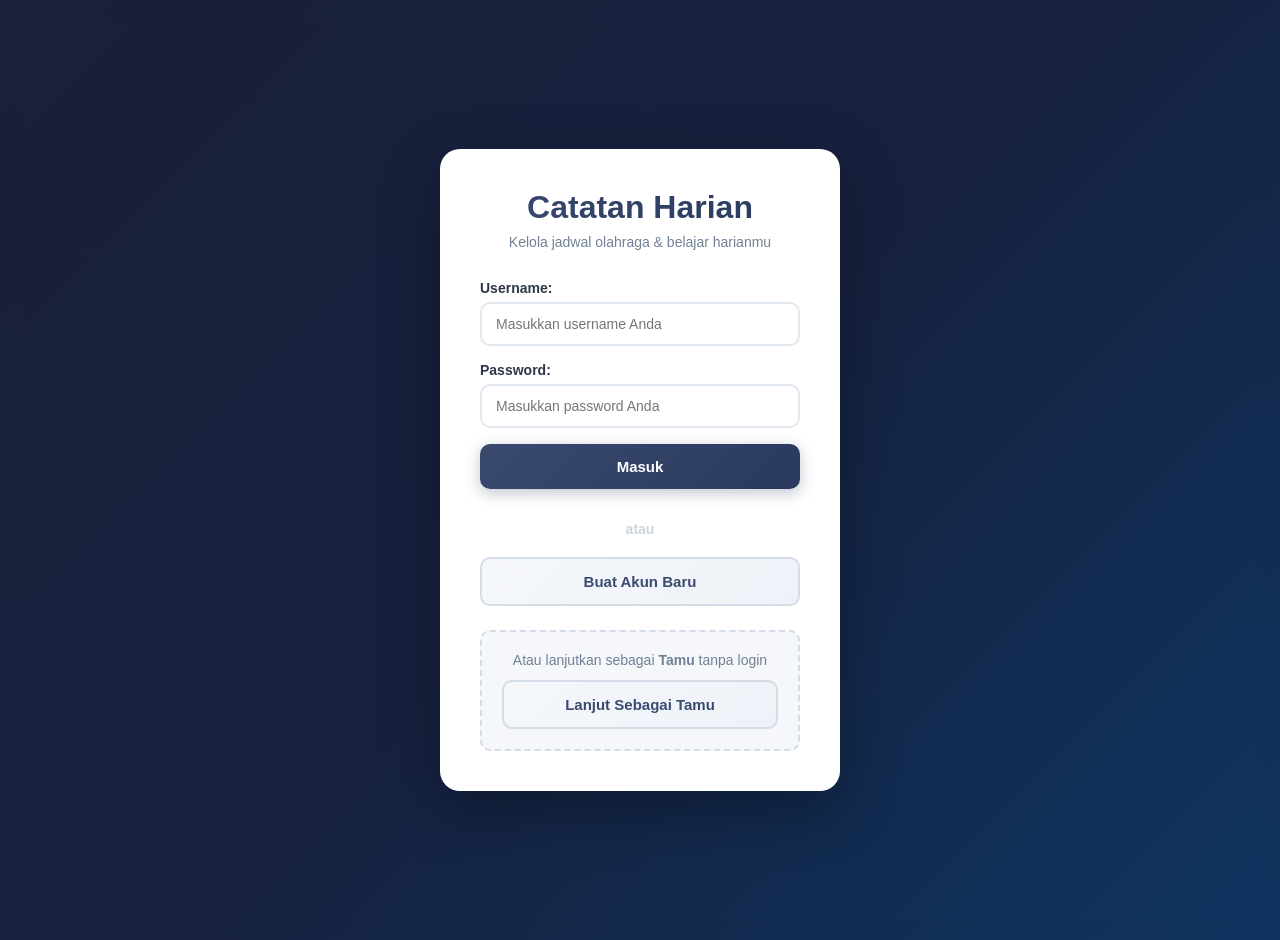
<file: index.html>
<!DOCTYPE html>
<html lang="id">

<head>
    <meta charset="UTF-8">
    <meta name="viewport" content="width=device-width, initial-scale=1.0">
    <title>Daily study and exercise schedule</title>
    <link rel="stylesheet" href="style.css">
    <script src="https://code.jquery.com/jquery-3.7.1.min.js"></script>
    <script>
  const appUsername = localStorage.getItem('appUsername');
  if (!appUsername) {
    window.location.href = 'login.html';
  }
</script>
    <link rel="manifest" href="manifest.json">
</head>

<body>

    <div class="container">
        <div class="user-header">
            <span id="userStatusInfo"> Status: Tamu (Lokal)</span>
            <div class="header-actions">
                <button id="btnAktifkanNotif" class="btn-subtle">🔔 Aktifkan Pengingat</button>
                <button id="btnLogout" class="btn-subtle" style="display: none;"> Logout</button>
            </div>
        </div>

        <h1>✨ Catatan Belajar dan Olahraga Harian ✨</h1>
        <p class="tagline">Catat dan pantau progres olahraga & belajar harianmu dengan mudah</p>

        <div class="stats-dashboard">
            <div class="stat-card">
                <div class="stat-icon"></div>
                <div class="stat-info">
                    <div class="stat-label">Total Bulan</div>
                    <div class="stat-value" id="totalBulan">0</div>
                </div>
            </div>
            <div class="stat-card">
                <div class="stat-icon"></div>
                <div class="stat-info">
                    <div class="stat-label">Hari Tercatat</div>
                    <div class="stat-value" id="totalHari">0</div>
                </div>
            </div>
        </div>

        <div class="action-bar">
            <button id="btnBukaModalBulan" class="btn-tambah"> Tambah Tabel Bulan Baru</button>
        </div>

        <div id="emptyState" class="empty-state">
            <div class="empty-icon">📊</div>
            <h2>Belum ada data tracker</h2>
            <p>Mulai dengan membuat tabel bulan pertamamu dan catat aktivitas harianmu</p>
            <button class="btn-empty-action" id="btnEmptyCreate">Buat Tabel Bulan Sekarang</button>
        </div>

        <div id="daftarTabelBulan"></div>
    </div>

    <div id="modalTambahBulan" class="modal">
        <div class="modal-content">
            <span class="close-btn-bulan close-btn">&times;</span>
            <h3 id="modalBulanTitle">Tambah Tabel Bulan</h3>
            <input type="hidden" id="editBulanId" value="">
            <div class="form-group">
                <label for="inputNamaBulan">Nama Bulan atau Periode:</label>
                <input type="text" id="inputNamaBulan" placeholder="Contoh: September / Bulan 1" />
            </div>
            <button id="btnSubmitBulan" class="btn-success"> Simpan Tabel</button>
        </div>
    </div>

    <div id="modalContainer" class="modal">
        <div class="modal-content">
            <span class="close-btn-jadwal close-btn">&times;</span>
            <h3 id="modalHeader">Detail Aktivitas</h3>

            <div id="viewSection">
                <div class="info-box">
                    <p><strong>Tanggal:</strong> <span id="viewTanggalText" class="tanggal-badge-inline"></span></p>
                    <p><strong>Status:</strong> <span id="viewStatus" class="status-badge-inline"></span></p>
                    <p><strong>Aktivitas Hari Ini:</strong></p>
                    <p id="viewDetailText" class="detail-box"></p>
                </div>
                <div class="button-group">
                    <button id="btnKeEdit" class="btn-primary"> Edit Data</button>
                    <button id="btnHapusData" class="btn-delete"> Hapus Data</button>
                </div>
            </div>

            <div id="editSection" style="display: none;">
                <div class="form-group">
                    <label for="inputTanggal">Pilih Tanggal:</label>
                    <input type="date" id="inputTanggal">
                </div>

                <div class="form-group">
                    <label for="inputStatus"> Status / Progress:</label>
                    <select id="inputStatus">
                        <option value="">-- Pilih Status --</option>
                        <option value="✔ Selesai">✔ Selesai</option>
                        <option value="50%">50% Sebagian</option>
                        <option value="Rest"> Rest/Istirahat</option>
                    </select>
                </div>

                <div class="form-group">
                    <label for="inputDetail"> Deskripsi Kegiatan:</label>
                    <textarea id="inputDetail" rows="4"
                        placeholder="Contoh: Belajar JavaScript DOM / Jogging 5km di taman"></textarea>
                </div>

                <button id="btnSimpan" class="btn-success">Simpan Data</button>
            </div>
        </div>
    </div>

    <footer class="app-footer">
        <p> Keep tracking, keep improving! | Jadwal Tracker v1.0</p>
    </footer>

    <div id="toastNotification" class="toast-notification"></div>

    <div id="modalKonfirmasiHapus" class="modal">
        <div class="modal-content modal-confirm">
            <span class="close-btn-confirm close-btn">&times;</span>
            <h3>⚠️ Konfirmasi Penghapusan</h3>

            <div class="confirm-message">
                <p>Yakin ingin menghapus <strong id="confirmBulanName">Bulan</strong>?</p>
            </div>

            <div class="confirm-buttons">
                <button id="btnBatalHapus" class="btn-cancel">Cancel</button>
                <button id="btnKonfirmasiHapus" class="btn-danger">OK</button>
            </div>
        </div>
    </div>

    <script src="script.js"></script>
</body>

</html>
</file>
<file: style.css>
* {
    margin: 0;
    padding: 0;
    box-sizing: border-box;
}

body {
    font-family: -apple-system, BlinkMacSystemFont, 'Segoe UI', 'Roboto', 'Oxygen', 'Ubuntu', 'Cantarell', sans-serif;
    background: linear-gradient(135deg, #1a1f3a 0%, #16213e 50%, #0f3460 100%);
    color: #2d3748;
    min-height: 100vh;
    padding: 20px;
}

.container {
    width: 100%;
    max-width: 1200px;
    margin: 0 auto;
    background: white;
    border-radius: 20px;
    padding: 40px;
    box-shadow: 0 20px 60px rgba(0, 0, 0, 0.3);
    min-height: 100vh;
}

.user-header {
    display: flex;
    justify-content: space-between;
    align-items: center;
    font-size: 14px;
    margin-bottom: 30px;
    padding-bottom: 15px;
    border-bottom: 2px solid #e2e8f0;
    gap: 20px;
    flex-wrap: wrap;
}

.header-actions {
    display: flex;
    gap: 10px;
}

h1 {
    margin-bottom: 5px;
    text-align: center;
    font-size: 38px;
    font-weight: 700;
    background: linear-gradient(135deg, #3a4a6f 0%, #2a3a5f 100%);
    -webkit-background-clip: text;
    -webkit-text-fill-color: transparent;
    background-clip: text;
}

.tagline {
    text-align: center;
    color: #718096;
    font-size: 15px;
    margin-bottom: 30px;
    font-weight: 500;
}

.action-bar {
    display: flex;
    justify-content: center;
    margin-bottom: 40px;
    gap: 10px;
}

.stats-dashboard {
    display: grid;
    grid-template-columns: repeat(auto-fit, minmax(150px, 1fr));
    gap: 16px;
    margin-bottom: 30px;
}

.stat-card {
    background: linear-gradient(135deg, #f5f7fb 0%, #eef2f8 100%);
    border: 2px solid #d4dce8;
    border-radius: 12px;
    padding: 20px;
    display: flex;
    align-items: center;
    gap: 15px;
    transition: all 0.3s ease;
}

.stat-card:hover {
    border-color: #3a4a6f;
    box-shadow: 0 8px 20px rgba(42, 58, 95, 0.15);
    transform: translateY(-4px);
}

.stat-icon {
    font-size: 32px;
    line-height: 1;
}

.stat-info {
    flex: 1;
}

.stat-label {
    font-size: 12px;
    color: #718096;
    font-weight: 600;
    text-transform: uppercase;
    letter-spacing: 0.5px;
}

.stat-value {
    font-size: 24px;
    font-weight: 700;
    color: #3a4a6f;
    margin-top: 4px;
}

.empty-state {
    text-align: center;
    padding: 60px 20px;
    background: linear-gradient(135deg, #f5f7fb 0%, #eef2f8 100%);
    border-radius: 16px;
    border: 2px dashed #d4dce8;
    margin-bottom: 30px;
}

.empty-state.hidden {
    display: none;
}

.empty-icon {
    font-size: 64px;
    margin-bottom: 16px;
    opacity: 0.8;
}

.empty-state h2 {
    font-size: 24px;
    color: #2d3748;
    margin-bottom: 10px;
    font-weight: 700;
}

.empty-state p {
    font-size: 15px;
    color: #718096;
    margin-bottom: 24px;
    line-height: 1.6;
}

.btn-empty-action {
    background: linear-gradient(135deg, #3a4a6f 0%, #2a3a5f 100%);
    color: white;
    border: none;
    padding: 12px 28px;
    border-radius: 10px;
    font-weight: 600;
    cursor: pointer;
    font-size: 14px;
    transition: all 0.3s ease;
    box-shadow: 0 4px 15px rgba(42, 58, 95, 0.3);
}

.btn-empty-action:hover {
    transform: translateY(-2px);
    box-shadow: 0 6px 20px rgba(42, 58, 95, 0.4);
}

.btn-tambah {
    background: linear-gradient(135deg, #2a3a5f 0%, #1f2d47 100%);
    color: white;
    border: none;
    padding: 14px 32px;
    border-radius: 12px;
    cursor: pointer;
    font-weight: 600;
    font-size: 15px;
    transition: all 0.3s ease;
    box-shadow: 0 8px 25px rgba(42, 58, 95, 0.4);
}

.btn-tambah:hover {
    transform: translateY(-3px);
    box-shadow: 0 12px 35px rgba(42, 58, 95, 0.6);
}

.btn-tambah:active {
    transform: translateY(0);
}

.btn-subtle {
    background: white;
    border: 2px solid #e2e8f0;
    border-radius: 8px;
    padding: 8px 16px;
    cursor: pointer;
    font-size: 13px;
    font-weight: 500;
    transition: all 0.3s ease;
    color: #4a5568;
}

.btn-subtle:hover {
    background: #f7fafc;
    border-color: #cbd5e1;
    color: #2d3748;
}

.table-bulan-wrapper {
    margin-bottom: 35px;
    background: linear-gradient(135deg, #ffffff 0%, #f8fafb 100%);
    border-radius: 16px;
    overflow: hidden;
    box-shadow: 0 8px 32px rgba(0, 0, 0, 0.08);
    transition: all 0.3s ease;
    border: 2px solid rgba(42, 58, 95, 0.1);
}

.table-bulan-wrapper:hover {
    box-shadow: 0 16px 48px rgba(42, 58, 95, 0.15);
    transform: translateY(-4px);
    border: 2px solid rgba(42, 58, 95, 0.2);
}

.table-header-bar {
    display: flex;
    justify-content: space-between;
    align-items: center;
    background: linear-gradient(135deg, #2a3a5f 0%, #1f2d47 100%);
    padding: 18px 24px;
    font-weight: 600;
    border: none;
    color: white;
    font-size: 16px;
}

.table-actions {
    display: flex;
    gap: 8px;
}

.table-actions button {
    margin-left: 0;
    padding: 6px 12px;
    font-size: 12px;
    cursor: pointer;
    background: rgba(255, 255, 255, 0.25);
    border: 1px solid rgba(255, 255, 255, 0.5);
    border-radius: 6px;
    color: white;
    transition: all 0.2s ease;
}

.table-actions button:hover {
    background: rgba(255, 255, 255, 0.4);
    border-color: rgba(255, 255, 255, 0.8);
    box-shadow: 0 4px 12px rgba(255, 255, 255, 0.2);
}

.table-responsive {
    overflow-x: auto;
    padding: 0;
}

table {
    width: 100%;
    border-collapse: collapse;
    background: white;
    font-size: 14px;
}

th {
    background: linear-gradient(135deg, #f5f7fb 0%, #eef2f8 100%);
    color: #2d3748;
    padding: 14px 10px;
    border: 1px solid #d4dce8;
    font-weight: 600;
    text-align: center;
}

td {
    border: 1px solid #e2e8f0;
    padding: 12px 8px;
    text-align: center;
    vertical-align: middle;
}

.bulan-col {
    width: 80px;
}

.bulan-title {
    font-weight: 700;
    background: linear-gradient(135deg, #2a3a5f 0%, #1f2d47 100%);
    color: white;
    font-size: 14px;
    vertical-align: middle;
}

.minggu-col {
    width: 90px;
}

.minggu-title {
    font-weight: 600;
    background: linear-gradient(135deg, #3a4a6f 0%, #2d3d58 100%);
    color: white;
    font-size: 13px;
    vertical-align: middle;
}

tr.border-top-group td {
    border-top: 2px solid #cbd5e1;
}

.kategori-col {
    width: 130px;
}

.kategori-title {
    text-align: left;
    font-weight: 600;
    background: linear-gradient(135deg, #3a4a6f 0%, #2d3d58 100%);
    font-size: 13px;
    padding-left: 12px;
    color: white;
}

.cell-jadwal {
    cursor: pointer;
    transition: all 0.2s ease;
    height: 50px;
    position: relative;
}

.cell-jadwal:hover {
    background: #f5f7fb;
    box-shadow: inset 0 0 8px rgba(42, 58, 95, 0.15);
}

.status-badge {
    font-size: 16px;
    font-weight: 700;
    color: #3a4a6f;
    display: block;
    line-height: 1.2;
}

.tanggal-badge {
    font-size: 11px;
    color: #718096;
    display: block;
    margin-top: 3px;
    font-weight: 500;
}

.detail-text {
    display: none;
}

.modal {
    display: none;
    position: fixed;
    top: 0;
    left: 0;
    width: 100%;
    height: 100%;
    background: rgba(0, 0, 0, 0.6);
    z-index: 100;
    backdrop-filter: blur(4px);
    animation: fadeIn 0.3s ease;
}

@keyframes fadeIn {
    from {
        opacity: 0;
    }

    to {
        opacity: 1;
    }
}

.modal-content {
    background: white;
    margin: 5% auto;
    padding: 32px;
    width: 90%;
    max-width: 450px;
    border-radius: 16px;
    position: relative;
    box-shadow: 0 20px 60px rgba(0, 0, 0, 0.3);
    animation: slideUp 0.3s ease;
}

@keyframes slideUp {
    from {
        opacity: 0;
        transform: translateY(20px);
    }

    to {
        opacity: 1;
        transform: translateY(0);
    }
}

.close-btn {
    position: absolute;
    right: 16px;
    top: 16px;
    font-size: 28px;
    cursor: pointer;
    color: #cbd5e1;
    transition: all 0.2s ease;
}

.close-btn:hover {
    color: #3a4a6f;
    transform: rotate(90deg);
}

.modal-content h3 {
    margin-bottom: 20px;
    font-size: 20px;
    color: #2d3748;
    font-weight: 700;
}

.info-box {
    text-align: left;
    margin-bottom: 20px;
    background: linear-gradient(135deg, #f5f7fb 0%, #eef2f8 100%);
    padding: 16px;
    border-radius: 10px;
    border-left: 4px solid #3a4a6f;
}

.info-box p {
    margin-bottom: 10px;
    font-size: 14px;
}

.detail-box {
    background: linear-gradient(135deg, #ffffff 0%, #f8fafb 100%);
    border: 2px solid #d4dce8;
    border-radius: 10px;
    padding: 12px;
    min-height: 60px;
    white-space: pre-wrap;
    font-size: 14px;
    color: #4a5568;
    line-height: 1.6;
}

.status-badge-inline {
    font-weight: 700;
    color: #3a4a6f;
    font-size: 16px;
}

.tanggal-badge-inline {
    font-weight: 600;
    color: #3a4a6f;
    font-size: 14px;
}

.form-group {
    margin-bottom: 18px;
    text-align: left;
}

.form-group label {
    display: block;
    margin-bottom: 8px;
    font-weight: 600;
    font-size: 14px;
    color: #2d3748;
}

.form-group select,
.form-group input[type="text"],
.form-group input[type="date"],
.form-group textarea {
    width: 100%;
    padding: 12px 14px;
    border: 2px solid #e2e8f0;
    border-radius: 10px;
    box-sizing: border-box;
    font-size: 14px;
    transition: all 0.3s ease;
    font-family: inherit;
    color: #2d3748;
}

.form-group select:focus,
.form-group input[type="text"]:focus,
.form-group input[type="date"]:focus,
.form-group textarea:focus {
    outline: none;
    border-color: #3a4a6f;
    box-shadow: 0 0 0 3px rgba(42, 58, 95, 0.15);
    background: #f5f7fb;
}

.btn-primary,
.btn-success {
    width: 100%;
    color: white;
    border: none;
    padding: 14px;
    border-radius: 10px;
    cursor: pointer;
    font-weight: 600;
    font-size: 15px;
    transition: all 0.3s ease;
    margin-top: 8px;
}

.btn-primary {
    background: linear-gradient(135deg, #3a4a6f 0%, #2a3a5f 100%);
    box-shadow: 0 4px 15px rgba(42, 58, 95, 0.4);
}

.btn-primary:hover {
    transform: translateY(-2px);
    box-shadow: 0 6px 20px rgba(42, 58, 95, 0.6);
}

.btn-success {
    background: linear-gradient(135deg, #2a3a5f 0%, #1f2d47 100%);
    box-shadow: 0 4px 15px rgba(42, 58, 95, 0.3);
}

.btn-success:hover {
    transform: translateY(-2px);
    box-shadow: 0 6px 20px rgba(42, 58, 95, 0.4);
}

.btn-success:active {
    transform: translateY(0);
}

.button-group {
    display: flex;
    gap: 12px;
}

.btn-primary,
.btn-success {
    width: 100%;
    color: white;
    border: none;
    padding: 14px;
    border-radius: 10px;
    cursor: pointer;
    font-weight: 600;
    font-size: 15px;
    transition: all 0.3s ease;
    margin-top: 8px;
}

.btn-delete {
    flex: 1;
    background: linear-gradient(135deg, #f56565 0%, #e53e3e 100%);
    color: white;
    border: none;
    padding: 14px;
    border-radius: 10px;
    cursor: pointer;
    font-weight: 600;
    font-size: 15px;
    transition: all 0.3s ease;
    box-shadow: 0 4px 12px rgba(245, 101, 101, 0.3);
}

.btn-delete:hover {
    transform: translateY(-2px);
    box-shadow: 0 6px 16px rgba(245, 101, 101, 0.4);
}

@media (max-width: 768px) {
    .container {
        padding: 24px;
        border-radius: 16px;
    }

    h1 {
        font-size: 28px;
        margin-bottom: 15px;
    }

    .user-header {
        flex-direction: column;
        align-items: flex-start;
        gap: 12px;
    }

    .action-bar {
        margin-bottom: 24px;
    }

    .btn-tambah {
        padding: 12px 24px;
        font-size: 14px;
        width: 100%;
    }

    .table-header-bar {
        padding: 14px 16px;
        font-size: 14px;
        flex-direction: column;
        align-items: flex-start;
        gap: 10px;
    }

    .table-actions {
        width: 100%;
        flex-wrap: wrap;
    }

    .table-actions button {
        flex: 1;
        min-width: 80px;
    }

    .modal-content {
        width: 95%;
        max-width: 90vw;
        padding: 24px;
        margin: 20% auto;
    }

    .table-responsive {
        display: none;
    }

    .week-card {
        display: block !important;
    }

    th {
        padding: 10px 6px;
        font-size: 12px;
    }

    td {
        padding: 10px 4px;
        font-size: 12px;
    }

    .status-badge {
        font-size: 14px;
    }

    .tanggal-badge {
        font-size: 10px;
    }
}

@media (max-width: 480px) {
    body {
        padding: 12px;
    }

    .container {
        padding: 16px;
        border-radius: 12px;
    }

    h1 {
        font-size: 22px;
    }

    .table-responsive {
        font-size: 11px;
        display: none;
    }

    th,
    td {
        padding: 8px 2px;
        font-size: 11px;
    }

    .bulan-col,
    .minggu-col,
    .kategori-col {
        width: auto;
    }

    .modal-content {
        padding: 20px;
        width: 95%;
    }

    .btn-primary,
    .btn-success {
        padding: 12px;
        font-size: 14px;
    }

    .week-card {
        padding: 12px;
        margin-bottom: 12px;
    }

    .week-title {
        font-size: 14px;
        margin-bottom: 10px;
    }

    .category-name {
        font-size: 12px;
        padding: 6px 8px;
        margin-bottom: 8px;
    }

    .days-grid {
        grid-template-columns: repeat(auto-fit, minmax(60px, 1fr));
        gap: 6px;
    }

    .day-card {
        padding: 8px 6px;
    }

    .day-name {
        font-size: 11px;
        margin-bottom: 4px;
    }

    .day-status {
        font-size: 14px;
        margin-bottom: 2px;
    }

    .day-date {
        font-size: 9px;
    }
}

* {
    transition: background-color 0.2s ease, color 0.2s ease;
}

button:active {
    transform: scale(0.98);
}

::-webkit-scrollbar {
    width: 10px;
    height: 10px;
}

::-webkit-scrollbar-track {
    background: #f1f1f1;
}

::-webkit-scrollbar-thumb {
    background: linear-gradient(180deg, #2a3a5f 0%, #3a4a6f 100%);
    border-radius: 5px;
}

::-webkit-scrollbar-thumb:hover {
    background: linear-gradient(180deg, #1f2d47 0%, #2a3a5f 100%);
}

@keyframes glow {

    0%,
    100% {
        box-shadow: 0 8px 25px rgba(42, 58, 95, 0.3);
    }

    50% {
        box-shadow: 0 8px 35px rgba(42, 58, 95, 0.5);
    }
}

.btn-tambah {
    animation: glow 3s ease-in-out infinite;
}

@keyframes shimmer {
    0% {
        background-position: -1000px 0;
    }

    100% {
        background-position: 1000px 0;
    }
}

.week-card {
    background: white;
    border-radius: 12px;
    padding: 16px;
    margin-bottom: 16px;
    box-shadow: 0 2px 8px rgba(0, 0, 0, 0.06);
    border: 1px solid #e8edf5;
}

.week-title {
    font-size: 16px;
    font-weight: 700;
    color: #2d3748;
    margin-bottom: 12px;
    padding-bottom: 8px;
    border-bottom: 2px solid #3a4a6f;
}

.category-section {
    margin-bottom: 16px;
}

.category-name {
    font-size: 14px;
    font-weight: 600;
    color: #3a4a6f;
    margin-bottom: 10px;
    background: linear-gradient(135deg, #f5f7fb 0%, #eef2f8 100%);
    padding: 8px 10px;
    border-radius: 8px;
}

.days-grid {
    display: grid;
    grid-template-columns: repeat(auto-fit, minmax(70px, 1fr));
    gap: 8px;
}

.day-card {
    background: linear-gradient(135deg, #ffffff 0%, #f8fafb 100%);
    border: 2px solid #d4dce8;
    border-radius: 10px;
    padding: 10px 8px;
    text-align: center;
    cursor: pointer;
    transition: all 0.3s ease;
}

.day-card:hover {
    background: #f5f7fb;
    border-color: #3a4a6f;
    box-shadow: 0 4px 12px rgba(42, 58, 95, 0.15);
    transform: translateY(-2px);
}

.day-name {
    font-size: 12px;
    font-weight: 600;
    color: #3a4a6f;
    margin-bottom: 6px;
}

.day-status {
    font-size: 16px;
    font-weight: 700;
    color: #3a4a6f;
    margin-bottom: 4px;
    min-height: 20px;
}

.day-date {
    font-size: 10px;
    color: #718096;
    font-weight: 500;
}

.modal-confirm {
    max-width: 350px;
}

.modal-confirm h3 {
    margin-bottom: 20px;
    color: #2d3748;
    font-size: 18px;
}

.confirm-message {
    background: #fff5f5;
    border-left: 4px solid #f56565;
    padding: 16px;
    border-radius: 8px;
    margin-bottom: 24px;
}

.confirm-message p {
    color: #c53030;
    font-weight: 600;
    margin: 0;
    font-size: 15px;
}

.confirm-buttons {
    display: flex;
    gap: 12px;
}

.btn-cancel {
    flex: 1;
    background: #e2e8f0;
    color: #2d3748;
    border: none;
    padding: 12px;
    border-radius: 8px;
    font-weight: 600;
    cursor: pointer;
    font-size: 14px;
    transition: all 0.3s ease;
}

.btn-cancel:hover {
    background: #cbd5e1;
    transform: translateY(-2px);
}

.btn-danger {
    flex: 1;
    background: linear-gradient(135deg, #f56565 0%, #e53e3e 100%);
    color: white;
    border: none;
    padding: 12px;
    border-radius: 8px;
    font-weight: 600;
    cursor: pointer;
    font-size: 14px;
    transition: all 0.3s ease;
    box-shadow: 0 4px 12px rgba(245, 101, 101, 0.3);
}

.btn-danger:hover {
    transform: translateY(-2px);
    box-shadow: 0 6px 16px rgba(245, 101, 101, 0.4);
}

.app-footer {
    text-align: center;
    padding: 20px;
    color: #a0aec0;
    font-size: 13px;
    border-top: 1px solid #e2e8f0;
    margin-top: 40px;
}

.toast-notification {
    position: fixed;
    bottom: 20px;
    right: 20px;
    padding: 14px 20px;
    background: linear-gradient(135deg, #f56565 0%, #e53e3e 100%);
    color: white;
    border-radius: 8px;
    box-shadow: 0 4px 12px rgba(245, 101, 101, 0.3);
    font-size: 14px;
    font-weight: 600;
    display: none;
    z-index: 1000;
    animation: slideInRight 0.3s ease;
}

.toast-notification.show {
    display: block;
}

@keyframes slideInRight {
    from {
        transform: translateX(100%);
        opacity: 0;
    }

    to {
        transform: translateX(0);
        opacity: 1;
    }
}

@keyframes slideOutRight {
    from {
        transform: translateX(0);
        opacity: 1;
    }

    to {
        transform: translateX(100%);
        opacity: 0;
    }
}

/* Login Page Styles */
.login-container {
    display: flex;
    justify-content: center;
    align-items: center;
    min-height: 100vh;
    background: linear-gradient(135deg, #1a1f3a 0%, #16213e 50%, #0f3460 100%);
    padding: 20px;
}

.login-card {
    background: white;
    border-radius: 20px;
    padding: 40px;
    width: 100%;
    max-width: 400px;
    box-shadow: 0 20px 60px rgba(0, 0, 0, 0.3);
}

.login-header {
    text-align: center;
    margin-bottom: 30px;
}

.login-title {
    font-size: 32px;
    font-weight: 700;
    background: linear-gradient(135deg, #3a4a6f 0%, #2a3a5f 100%);
    -webkit-background-clip: text;
    -webkit-text-fill-color: transparent;
    background-clip: text;
    margin-bottom: 8px;
}

.login-subtitle {
    font-size: 14px;
    color: #718096;
    margin: 0;
}

.login-form {
    margin-bottom: 24px;
}

.login-form .form-group {
    margin-bottom: 16px;
}

.login-form label {
    font-size: 14px;
    font-weight: 600;
    color: #2d3748;
    margin-bottom: 6px;
    display: block;
}

.login-form input {
    width: 100%;
    padding: 12px 14px;
    border: 2px solid #e2e8f0;
    border-radius: 10px;
    font-size: 14px;
    transition: all 0.3s ease;
    font-family: inherit;
    color: #2d3748;
    box-sizing: border-box;
}

.login-form input:focus {
    outline: none;
    border-color: #3a4a6f;
    box-shadow: 0 0 0 3px rgba(42, 58, 95, 0.15);
    background: #f5f7fb;
}

.btn-login {
    width: 100%;
    padding: 14px;
    background: linear-gradient(135deg, #3a4a6f 0%, #2a3a5f 100%);
    color: white;
    border: none;
    border-radius: 10px;
    font-weight: 600;
    font-size: 15px;
    cursor: pointer;
    transition: all 0.3s ease;
    box-shadow: 0 4px 15px rgba(42, 58, 95, 0.3);
    margin-bottom: 12px;
}

.btn-login:hover {
    transform: translateY(-2px);
    box-shadow: 0 6px 20px rgba(42, 58, 95, 0.4);
}

.btn-register {
    width: 100%;
    padding: 14px;
    background: linear-gradient(135deg, #f5f7fb 0%, #eef2f8 100%);
    color: #3a4a6f;
    border: 2px solid #d4dce8;
    border-radius: 10px;
    font-weight: 600;
    font-size: 15px;
    cursor: pointer;
    transition: all 0.3s ease;
}

.btn-register:hover {
    border-color: #3a4a6f;
    background: #eef2f8;
    transform: translateY(-2px);
}

.btn-back {
    width: 100%;
    padding: 12px;
    background: #e2e8f0;
    color: #2d3748;
    border: none;
    border-radius: 10px;
    font-weight: 600;
    font-size: 14px;
    cursor: pointer;
    transition: all 0.3s ease;
    margin-top: 12px;
}

.btn-back:hover {
    background: #cbd5e1;
    transform: translateY(-2px);
}

.btn-guest {
    width: 100%;
    padding: 14px;
    background: linear-gradient(135deg, #f5f7fb 0%, #eef2f8 100%);
    color: #3a4a6f;
    border: 2px solid #d4dce8;
    border-radius: 10px;
    font-weight: 600;
    font-size: 15px;
    cursor: pointer;
    transition: all 0.3s ease;
}

.btn-guest:hover {
    border-color: #3a4a6f;
    background: #eef2f8;
    transform: translateY(-2px);
}

.login-divider {
    text-align: center;
    margin: 20px 0;
    color: #cbd5e1;
    font-size: 14px;
    font-weight: 600;
}

.guest-option {
    text-align: center;
    padding: 20px;
    background: #f5f7fb;
    border-radius: 10px;
    border: 2px dashed #d4dce8;
}

.guest-option p {
    font-size: 14px;
    color: #718096;
    margin: 0 0 12px 0;
}
</file>
